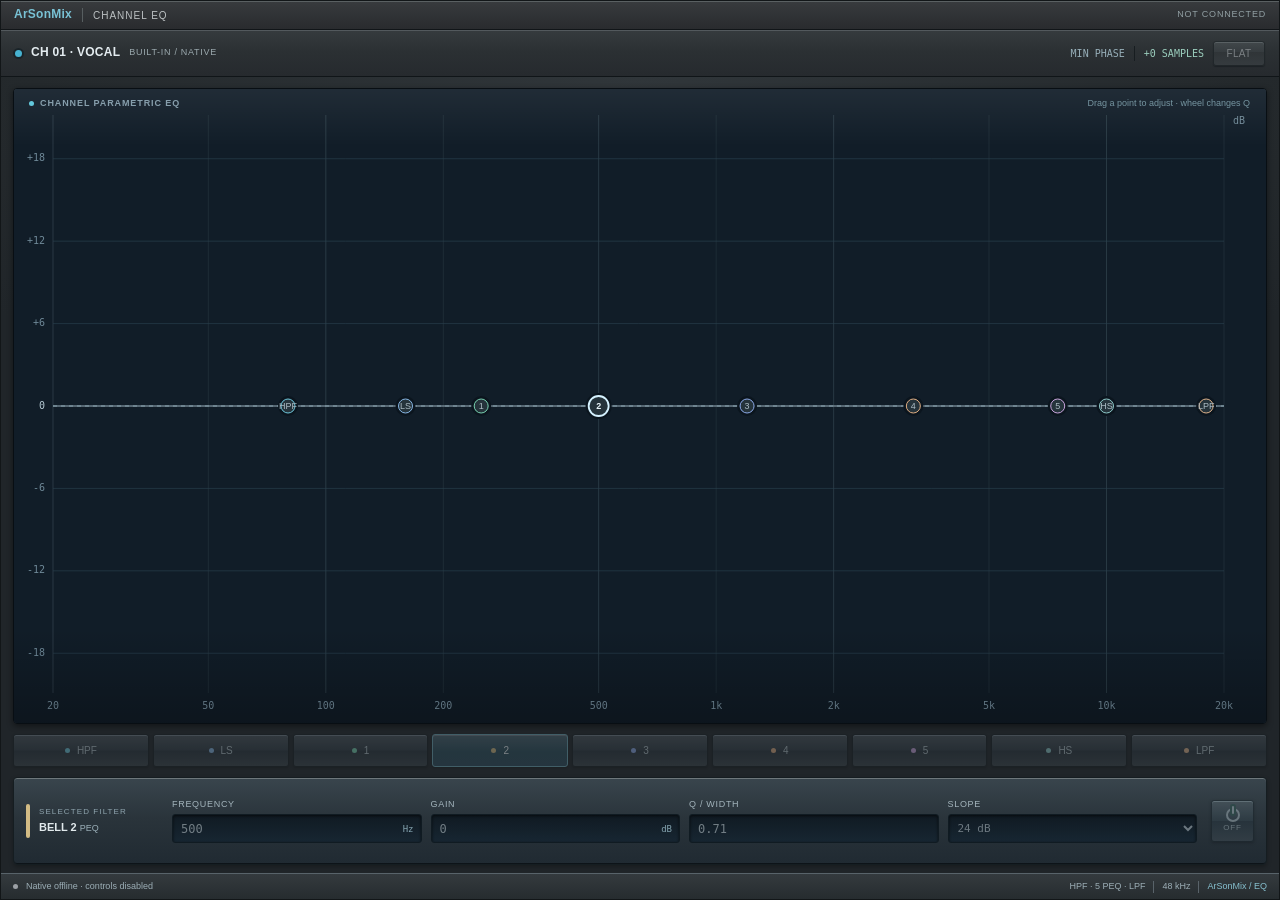
<file: ConsoleUI/index.html>
<!doctype html>
<html lang="en"><head>
<meta charset="utf-8"><meta name="viewport" content="width=device-width,initial-scale=1">
<meta name="color-scheme" content="dark"><meta http-equiv="Content-Security-Policy" content="default-src 'none'; script-src 'self'; style-src 'self'; img-src 'self' data:; connect-src 'none'; font-src 'self'; object-src 'none'; base-uri 'none'">
<title>ArSonMix · Channel EQ (isolated candidate)</title>
<link rel="stylesheet" href="style.css"></head>
<body><div class="eq-shell">
<header class="window-title"><span class="brand">ArSonMix</span><span class="window-divider"></span><span class="window-name">CHANNEL EQ</span><span class="window-right" id="connectionLabel">NOT CONNECTED</span></header>
<div class="eq-toolbar">
 <div class="channel-identity"><span class="channel-led" aria-hidden="true"></span><span class="channel-name" id="channelTitle">CH 01 · VOCAL</span><span class="channel-kind">BUILT-IN / NATIVE</span></div>
 <div class="toolbar-controls"><span class="processing-tag">MIN PHASE</span><span class="toolbar-rule"></span><span class="latency-tag">+0 SAMPLES</span><button id="flatBtn" class="metal-button" title="Disable all EQ bands" type="button">FLAT</button></div>
</div>
<main class="eq-main">
 <section class="plot-area" aria-label="Parametric EQ response graph">
  <div class="plot-glass"><canvas id="eqPlot" aria-label="Frequency response and draggable filter nodes"></canvas>
   <div class="plot-caption"><span class="plot-dot"></span><span>CHANNEL PARAMETRIC EQ</span><span class="plot-caption-right" id="plotReadout">Drag a point to adjust · wheel changes Q</span></div>
   <div class="plot-footnote" id="plotMode">NATIVE RESPONSE REQUIRED</div>
  </div>
 </section>
 <nav class="filter-rail" aria-label="Select or enable EQ bands" id="filterRail"></nav>
 <section class="edit-deck" aria-label="Selected filter settings">
  <div class="edit-identity"><span id="selectedMark" class="selected-mark"></span><div><div class="edit-label">SELECTED FILTER</div><div id="selectedTitle" class="selected-title">HIGH PASS <span>HPF</span></div></div></div>
  <div class="edit-controls"><label class="control-box"><span>FREQUENCY</span><div class="number-shell"><input id="frequencyInput" type="number" inputmode="decimal" min="20" max="20000" step="1" aria-label="Filter frequency"><small>Hz</small></div></label>
  <label class="control-box"><span>GAIN</span><div class="number-shell"><input id="gainInput" type="number" inputmode="decimal" min="-18" max="18" step="0.1" aria-label="Gain in decibels"><small>dB</small></div></label>
  <label class="control-box"><span>Q / WIDTH</span><div class="number-shell"><input id="qInput" type="number" inputmode="decimal" min="0.1" max="24" step="0.01" aria-label="Filter Q"></div></label>
  <label class="control-box slope-control"><span>SLOPE</span><div class="select-shell"><select id="slopeInput" aria-label="Filter slope"><option value="12">12 dB</option><option value="24">24 dB</option><option value="48">48 dB</option></select></div></label></div>
  <button id="bandToggle" class="power-button" type="button" aria-pressed="false" aria-label="Enable selected filter" title="Enable selected band; preserves settings"><span class="power-icon">⏻</span><span id="powerText">OFF</span></button>
 </section>
</main>
<footer class="status-bar"><span class="status-dot" id="statusDot"></span><span class="status-main" id="statusText" role="status" aria-live="polite">Not connected · controls disabled</span><span class="status-spacer"></span><span>HPF · 5 PEQ · LPF</span><span class="status-sep"></span><span id="sampleRate">48 kHz</span><span class="status-sep"></span><span class="foot-brand">ArSonMix / EQ</span></footer>
</div><script src="app.js"></script></body></html>
</file>
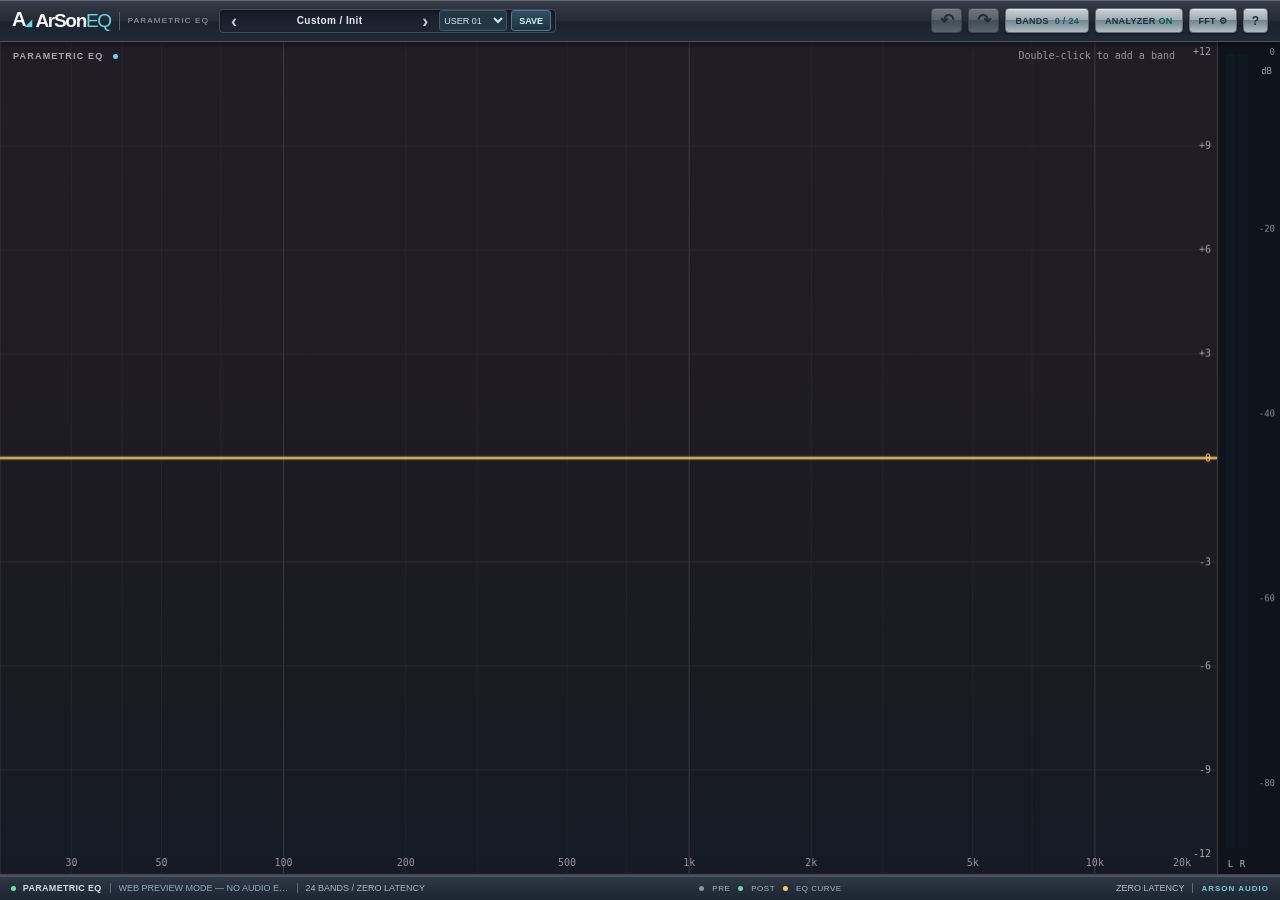
<file: WebUI/index.html>
<!doctype html>
<html lang="en"><head><meta charset="utf-8">
<meta name="viewport" content="width=device-width,initial-scale=1,user-scalable=no">
<meta http-equiv="Content-Security-Policy" content="default-src 'none'; script-src 'self' 'unsafe-inline'; style-src 'self'; img-src 'self' data:; font-src 'self'; connect-src 'none'; object-src 'none'; base-uri 'none'">
<title>ArSonEQ</title><link rel="stylesheet" href="style.css"></head>
<body><div id="app">
<header class="top">
  <div class="brand"><span class="brand-glyph">A<span>◢</span></span><div class="brand-name">ArSon<span>EQ</span></div><span class="brand-separator"></span><span class="brand-caption">PARAMETRIC EQ</span></div>
  <div class="preset-center" aria-label="Real EQ presets">
  <button id="prevPreset" class="preset-nav" type="button" title="Previous preset">‹</button>
  <select id="presetSelect" hidden aria-hidden="true"><option value="-1">Custom / Init</option></select>
  <button id="presetButton" class="preset-picker-button" type="button"
    aria-label="Browse EQ presets" aria-expanded="false">Custom / Init</button>
  <div id="presetMenu" class="dark-menu preset-options" role="menu" hidden></div>
  <button id="nextPreset" class="preset-nav" type="button" title="Next preset">›</button>
  <select id="saveSlot" aria-label="Destination user preset slot" title="Save current EQ to this user slot">
    <option value="8">USER 01</option><option value="9">USER 02</option>
    <option value="10">USER 03</option><option value="11">USER 04</option>
    <option value="12">USER 05</option><option value="13">USER 06</option>
    <option value="14">USER 07</option><option value="15">USER 08</option>
  </select><button id="savePreset" class="preset-save" type="button" title="Save current EQ to chosen User slot">SAVE</button>
</div>
  <div class="top-actions"><button id="undoBtn" class="bar-button history-button" type="button" title="Undo EQ edit (Ctrl+Z)" disabled>↶</button><button id="redoBtn" class="bar-button history-button" type="button" title="Redo EQ edit (Ctrl+Y)" disabled>↷</button><button id="bandsBtn" class="bar-button" type="button" title="Active band list">BANDS <b id="bandCount">0 / 24</b></button><button id="viewBtn" class="bar-button active" type="button" title="Toggle live spectrum">ANALYZER <span id="spectrumStatus">ON</span></button><button id="analyzerMenuBtn" class="bar-button" type="button" title="FFT resolution, smoothing, display tilt and freeze">FFT ⚙</button><button id="helpBtn" class="help-button" type="button" title="Mouse and keyboard controls">?</button></div>
</header>
<main class="workspace">
  <div class="graph-wrap" id="graphWrap">
    <canvas id="eqCanvas" aria-label="Interactive parametric EQ graph"></canvas>
    <div class="graph-overlay" id="graphTooltip" hidden></div>
    <div class="graph-hud">
      <span class="graph-mode">PARAMETRIC EQ <i class="graph-cyan"></i></span>
      <span class="graph-info" id="hoverReadout">Double-click to add a band</span>
    </div>
    <div class="axis-hint">dB</div>
    <div class="band-list" id="bandList" hidden><div class="popup-head">ACTIVE BANDS <span>CLICK TO SELECT</span></div><div id="bandRail" class="band-rail"></div></div>
    <div id="analyzerMenu" class="analyzer-menu" hidden>
      <div class="analyzer-title">SPECTRUM ANALYZER <span>Native FFT · display only</span></div>
      <div class="analyzer-options">
        <label>FFT RESOLUTION<select id="fftSelect"><option value="10">1024 · FAST</option><option value="11">2048</option><option value="12" selected>4096 · HIGH</option><option value="13">8192 · MAX</option></select></label>
        <label>SPEED<select id="speedSelect"><option value="0">FAST</option><option value="1" selected>MEDIUM</option><option value="2">SLOW</option></select></label>
        <label>DISPLAY TILT<select id="tiltSelect"><option value="0">FLAT · 0 dB/oct</option><option value="3">3 dB/oct</option><option value="4.5" selected>4.5 dB/oct</option><option value="6">6 dB/oct</option></select></label>
        <label>LEVEL RANGE<select id="rangeSelect"><option value="60">60 dB</option><option value="90" selected>90 dB</option><option value="120">120 dB</option></select></label>
      </div>
      <div class="analyzer-switches">
        <label><input type="checkbox" id="showPre" checked> INPUT</label>
        <label><input type="checkbox" id="showPost" checked> OUTPUT</label>
        <label><input type="checkbox" id="freezeSpectrum"> FREEZE</label>
      </div>
      <small>FFT/tilt changes visualization only · audio latency stays zero</small>
    </div>
    <div id="quickHelp" class="quick-help" hidden><b>EQ CONTROLS</b><p>Double-click: add / remove band</p><p>Ctrl + click: multiselect bands</p><p>Drag a selected group: move together</p><p>Shift + drag: precision edit</p><p>Ctrl+Z / Ctrl+Y: undo / redo</p><p>Wheel: Q / cut slope</p></div>
    <div id="bandContextMenu" class="band-context" hidden role="menu" aria-label="EQ band context menu">
      <button type="button" data-eq-menu="edit">EDIT BAND</button>
      <button type="button" data-eq-menu="toggle">BYPASS / ENABLE</button>
      <button type="button" data-eq-menu="dynamic">MAKE DYNAMIC / CLEAR</button>
      <button type="button" data-eq-menu="remove">REMOVE SELECTED</button>
      <button type="button" data-eq-menu="add">ADD BAND HERE</button>
      <button type="button" data-eq-menu="all">SELECT ALL BANDS</button>
    </div>
    <!-- Floating EQ control card occupies no graph layout height. -->
    <div class="inspector" id="inspector" hidden role="region" aria-label="Selected filter controls">
      <div class="inspector-top"><div class="identity"><i id="bandDot"></i><span id="bandTitle">BAND 01</span><span id="activeLabel" class="channel-badge">BAND</span></div>
        <div class="inspector-actions"><button id="enableBtn" type="button" title="Enable / bypass filter">ON</button><button id="advancedBtn" type="button" title="Expand advanced band controls" aria-expanded="false">MORE ▾</button><button id="removeBtn" type="button" title="Delete band">×</button><button id="closeInspector" type="button" title="Close inspector">▾</button></div>
      </div>
      <div id="emptyInspector" hidden></div>
      <div id="bandInspector" class="band-inspector" hidden>
        <div class="parameter-row">
          <div class="parameter shape">FILTER TYPE<span class="shape-glyph" id="typeGlyph">⌒</span>
   <button id="typeButton" class="type-picker-button" type="button" aria-label="Choose EQ filter shape"
     aria-expanded="false">Bell</button>
   <div id="typeMenu" class="dark-menu type-options" role="menu" hidden></div>
   <select id="typeSelect" hidden aria-hidden="true"><option value="0">Bell</option><option value="1">Low Shelf</option><option value="2">High Shelf</option><option value="3">Low Cut</option><option value="4">High Cut</option><option value="5">Notch</option><option value="6">Band Pass</option><option value="7">Tilt Shelf</option><option value="8">Flat Tilt</option></select></div>
          <label class="parameter">FREQUENCY<span class="knob-face freq" id="freqKnob" title="Drag vertically to adjust freq"></span><div class="number"><input id="freqInput" type="number" min="20" max="20000" step=".1"><span>Hz</span></div></label>
          <label class="parameter">GAIN<span class="knob-face gain" id="gainKnob" title="Drag vertically to adjust gain"></span><div class="number"><input id="gainInput" type="number" min="-24" max="24" step=".1"><span>dB</span></div></label>
          <label class="parameter q-field">Q<span class="knob-face q" id="qKnob" title="Drag vertically to adjust q"></span><div class="number"><input id="qInput" type="number" min=".1" max="24" step=".01"><span>Q</span></div></label>
        </div>
        <div id="shapePicker" class="shape-picker" role="group" aria-label="EQ filter shapes">
          <button data-shape="0" title="Bell">BELL</button>
          <button data-shape="1" title="Low Shelf">LO SH</button>
          <button data-shape="2" title="High Shelf">HI SH</button>
          <button data-shape="3" title="High Pass / Low Cut">HPF</button>
          <button data-shape="4" title="Low Pass / High Cut">LPF</button>
          <button data-shape="5" title="Notch">NOTCH</button>
          <button data-shape="6" title="Band Pass">BPF</button>
          <button data-shape="7" title="Tilt Shelf">TILT</button>
          <button data-shape="8" title="Flat Tilt">FLAT</button>
        </div>
        <div class="dyn-controls" id="dynControls">
          <b>DYNAMIC EQ</b>
          <label>RANGE <input id="dynRangeInput" type="number" step=".1" min="-12" max="12" value="0"> dB</label>
          <label>THRESHOLD <input id="dynThresholdInput" type="number" step=".1" min="-60" max="0" value="-24"> dBFS</label>
          <span id="dynStatus">OFF</span><span id="dynMeter" class="dyn-meter" aria-label="Dynamic gain meter">
   <i id="dynMeterFill"></i></span>
        </div>
        <div class="inspector-bottom">
          <div class="channel-wrap"><span>CHANNEL</span><div class="route-group" id="routeGroup"><button type="button" data-route="0">ST</button><button type="button" data-route="1">L</button><button type="button" data-route="2">R</button><button type="button" data-route="3">MID</button><button type="button" data-route="4">SIDE</button></div></div>
          <label class="slope-wrap" for="slopeSelect">SLOPE<select id="slopeSelect"><option value="0">12 dB</option><option value="1">24 dB</option><option value="2">36 dB</option><option value="3">48 dB</option></select></label>
          <div class="note-info"><span>NOTE</span><b id="noteLabel">—</b></div>
        </div>
      </div>
    </div>
  </div>
</main>
<footer class="bottom-bar">
  <div class="footer-left"><span class="signal-flag"><i></i> PARAMETRIC EQ</span><span class="footer-divider"></span><span id="bridgeStatus">CONNECTING</span><span class="footer-divider"></span><span id="stateInfo">24 BANDS / ZERO LATENCY</span></div>
  <div class="footer-center"><span class="legend-mark pre"></span> PRE <span class="legend-mark post"></span> POST <span class="legend-mark curve"></span> EQ CURVE</div>
  <div class="footer-right"><span>ZERO LATENCY</span><span class="footer-divider"></span><b>ARSON AUDIO</b></div>
</footer>
</div><script src="app.js" defer></script></body></html>
</file>
<file: ConsoleUI/style.css>
/* ArSonMix /preview/ visual provenance: main@591444d (2026-11-06).
 * Mirrors the approved component language (not its full mixer CSS):
 * 29px industrial title bar; restrained silver toolbar; blue-black glass;
 * #55afcb accent; compact equipment keys; no oversized cards or loud headings.
 * Isolated module stylesheet -- never loaded by mixer /preview/ itself.
 */
:root{color-scheme:dark;--chassis:#292b2e;--panel:#222426;--edge:#111618;--rule:#41484b;--ink:#cbd4d8;--dim:#84939d;--blue:#55afcb;--cyan:#80d8ee;--gold:#f0c477;--glass:#111a24;--knob:#243642;--pressed:#78d1bd}
*{box-sizing:border-box}
html,body{margin:0;width:100%;height:100%;min-width:0;min-height:0;color:var(--ink);background:#1e2124;font:11px/1.3 Inter,'Segoe UI',Arial,sans-serif;overflow:hidden}
button,input,select{font:inherit}button{cursor:pointer}button:focus-visible,input:focus-visible,select:focus-visible{outline:2px solid #9bd9e8;outline-offset:1px}button:disabled,input:disabled,select:disabled{opacity:.43;cursor:default}[hidden]{display:none!important}
.eq-shell{height:100%;min-height:0;display:flex;flex-direction:column;border:1px solid #121618;background:linear-gradient(180deg,#2b2e31 0,#232629 58%,#1f2428 100%)}
.window-title{height:29px;flex:0 0 29px;display:flex;align-items:center;gap:10px;padding:0 13px;background:linear-gradient(#383b3e,#292b2e);border-bottom:1px solid #111518;box-shadow:inset 0 1px #5a6062}
.brand{color:#79c2d5;font-size:12px;font-weight:600;letter-spacing:.02em}.window-divider{width:1px;height:14px;background:#575e60}.window-name{font-size:10px;letter-spacing:1px;color:#bcc1c3}.window-right{margin-left:auto;font-size:9px;letter-spacing:.8px;color:#919fa3}.window-right.live{color:#81d6b3}
.eq-toolbar{height:47px;flex:0 0 47px;display:flex;align-items:center;justify-content:space-between;padding:0 14px;gap:12px;background:linear-gradient(#363b3e,#2b3033 48%,#262a2e);border-bottom:1px solid #101518;box-shadow:inset 0 1px #53595d}
.channel-identity,.toolbar-controls{display:flex;align-items:center;min-width:0;gap:9px}.channel-led{height:7px;width:7px;flex:none;background:#47b3d1;border-radius:50%;box-shadow:0 0 0 2px #1a2429}.channel-name{font-size:12px;font-weight:600;letter-spacing:.25px;color:#e4ecf0;white-space:nowrap;overflow:hidden;text-overflow:ellipsis}.channel-kind{font-size:9px;color:#9ba9ae;letter-spacing:.7px;white-space:nowrap}.toolbar-controls{flex:none}.processing-tag,.latency-tag{font:10px Consolas,'SFMono-Regular',monospace;color:#97afb9;white-space:nowrap}.latency-tag{color:#9bcebd}.toolbar-rule{height:15px;width:1px;background:#171d20}.metal-button{height:25px;min-width:52px;border:1px solid #161e21;border-radius:3px;background:linear-gradient(#5a6265,#464d51 42%,#363b3e 43%,#484f53);box-shadow:inset 0 1px #929b9e,0 1px 1px #0b1117;color:#e2e8eb;font-size:10px;letter-spacing:.3px}.metal-button:active{transform:translateY(1px)}
.eq-main{flex:1;min-height:0;display:flex;flex-direction:column;padding:11px 12px 8px;gap:8px;background:radial-gradient(ellipse 75% 40% at 50% 0%,#30363a 0%,#24292c 63%,#202529 100%)}
.plot-area{flex:1;min-height:0;overflow:hidden;border:1px solid #080e13;border-radius:4px;box-shadow:0 2px 6px #0007,inset 0 1px #56626c}.plot-glass{position:relative;height:100%;overflow:hidden;background:linear-gradient(180deg,#192631,#0d1720 60%,#101e28)}.plot-glass::after{position:absolute;inset:0;content:"";pointer-events:none;background:linear-gradient(180deg,#fff1,transparent 9%,transparent 85%,#0004)}.plot-glass canvas{display:block;width:100%;height:100%;touch-action:none;cursor:crosshair}
.plot-caption{position:absolute;left:15px;right:16px;top:9px;display:flex;align-items:center;gap:6px;color:#819aa8;font-size:9px;font-weight:600;letter-spacing:.9px;pointer-events:none}.plot-dot{height:5px;width:5px;border-radius:50%;background:#5bc6db}.plot-caption-right{margin-left:auto;font-size:9px;letter-spacing:0;color:#6f909c;font-weight:400}.plot-footnote{display:none}
.filter-rail{height:37px;flex:0 0 37px;display:grid;grid-template-columns:repeat(9,minmax(0,1fr));gap:4px;padding:2px 0}.filter-key{position:relative;min-width:0;min-height:0;height:33px;border-radius:3px;border:1px solid #161e22;display:flex;align-items:center;justify-content:center;gap:7px;background:linear-gradient(180deg,#4a545c,#323d46 48%,#29343c 52%,#3b444b);box-shadow:inset 0 1px #74818b,0 1px 2px #0005;color:#b4c4cb;font-size:10px}.filter-key.selected{border-color:#6ea9b9;background:linear-gradient(#4a6471,#2a4d5b 55%,#2d4c5c);color:#f1f8fc}.filter-key[data-enabled="true"]::after{content:"";width:4px;height:4px;border-radius:50%;background:#91d9c1;box-shadow:0 0 4px #55c2a2}.filter-key .filter-swatch{width:5px;height:5px;border-radius:50%;background:var(--band-color)}.filter-key:active{transform:translateY(1px)}
.edit-deck{height:88px;flex:0 0 88px;display:flex;align-items:center;gap:14px;padding:10px 12px;border:1px solid #151d21;border-radius:4px;background:linear-gradient(180deg,#39454d,#2a343b 46%,#202a32);box-shadow:inset 0 1px #6e777b,inset 0 -1px #0d1318,0 2px 4px #0004}.edit-identity{display:flex;align-items:center;gap:9px;flex:0 0 132px;min-width:0}.selected-mark{width:4px;height:34px;flex:0 0 4px;background:#70c4de;border-radius:2px}.edit-label{font-size:8px;letter-spacing:1.1px;color:#8fa4ae}.selected-title{margin-top:3px;font-size:11px;font-weight:600;color:#e1e9ec;white-space:nowrap;overflow:hidden;text-overflow:ellipsis}.selected-title span{font-size:9px;font-weight:400;color:#9cb1ba}
.edit-controls{display:grid;grid-template-columns:repeat(4,minmax(0,1fr));gap:9px;align-items:center;flex:1;min-width:0}.control-box{min-width:0}.control-box>span{display:block;margin-bottom:4px;font-size:9px;letter-spacing:.7px;color:#a3b4bc}.number-shell,.select-shell{height:29px;display:flex;align-items:center;border-radius:3px;border:1px solid #101b22;background:linear-gradient(#101a22,#172632);box-shadow:inset 0 1px 3px #0009;color:#e4f1f4}.number-shell input{width:100%;min-width:0;height:100%;border:0;padding:2px 8px;outline:0;color:#ebf6f9;background:transparent;font:12px Consolas,monospace;font-variant-numeric:tabular-nums}.number-shell:focus-within,.select-shell:focus-within{border-color:#64bed5}.number-shell small{padding-right:7px;font:9px Consolas,monospace;color:#85a4b0}.number-shell input::-webkit-outer-spin-button,.number-shell input::-webkit-inner-spin-button{-webkit-appearance:none;margin:0}.select-shell select{width:100%;height:100%;border:0;padding:0 5px;background:transparent;color:#dfeaf0;font:11px Consolas,monospace}.select-shell select option{background:#1b2a35}
.power-button{height:42px;width:43px;flex:0 0 43px;border:1px solid #152026;border-radius:3px;background:linear-gradient(#5d6c74,#344650 49%,#24343e 50%,#435058);box-shadow:inset 0 1px #a0b3bc,0 1px 3px #0007;color:#b9cbd2;display:flex;flex-direction:column;align-items:center;justify-content:center;gap:1px}.power-button .power-icon{position:relative;display:block;width:14px;height:14px;border:2px solid currentColor;border-radius:50%;font-size:0;line-height:0}.power-button .power-icon::after{content:"";position:absolute;left:4px;top:-4px;width:2px;height:8px;border-radius:1px;background:currentColor;box-shadow:0 0 0 2px #315e55}.power-button span:last-child{font-size:8px;letter-spacing:.8px}.power-button[aria-pressed="true"]{color:#c6ffe5;border-color:#438a76;background:linear-gradient(#3b7365,#245e51 49%,#1e5047 50%,#37695a)}.power-button:active{transform:translateY(1px)}
.status-bar{height:26px;flex:0 0 26px;display:flex;align-items:center;gap:8px;padding:0 12px;background:linear-gradient(#343a3e,#262c2f);border-top:1px solid #58636a;color:#9caeb6;font-size:9px;white-space:nowrap;min-width:0}.status-dot{width:5px;height:5px;flex:none;background:#9ca0a5;border-radius:50%}.status-dot.live{background:#64d0ac}.status-dot.pending{background:#e2bd6d}.status-main{overflow:hidden;text-overflow:ellipsis}.status-spacer{flex:1}.status-sep{height:12px;width:1px;background:#59636a}.foot-brand{color:#87c1d0}
@media(max-width:740px){.eq-main{padding:8px;gap:6px}.eq-toolbar{padding:0 9px}.channel-kind{display:none}.processing-tag{display:none}.edit-deck{gap:8px;padding:6px}.edit-identity{flex-basis:84px}.selected-title{font-size:10px}.edit-controls{gap:5px}.filter-rail{gap:2px}.filter-key{gap:2px;font-size:9px}.filter-key .filter-swatch{width:3px;height:3px}.plot-caption-right{display:none}.foot-brand{display:none}}
@media(max-width:520px){.window-title{padding:0 8px}.eq-toolbar{height:42px;flex-basis:42px}.channel-name{font-size:11px}.latency-tag{font-size:9px}.edit-deck{height:115px;flex-basis:115px;align-items:flex-start}.edit-identity{flex:0 0 70px;padding-top:9px}.edit-controls{grid-template-columns:repeat(2,minmax(0,1fr));gap:4px 6px}.control-box>span{font-size:8px;margin-bottom:1px}.number-shell,.select-shell{height:26px}.power-button{width:34px;flex-basis:34px;height:36px;margin-top:13px}.filter-key{font-size:8px}.filter-key .filter-swatch{display:none}.status-bar{gap:5px;padding:0 7px}.status-sep{display:none}}
@media(max-height:450px){.eq-main{padding-top:5px;gap:4px}.edit-deck{height:75px;flex-basis:75px}.filter-rail{height:30px;flex-basis:30px}.filter-key{height:26px}.window-title{height:25px;flex-basis:25px}.eq-toolbar{height:37px;flex-basis:37px}}
@media(prefers-reduced-motion:reduce){*{animation:none!important;transition:none!important}}
</file>
<file: WebUI/style.css>
/* ArSonEQ M2.3 - compact non-obscuring instrument deck.
   Visual language: ArSonMix metal/glass; interaction language: professional
   logarithmic EQ. No transitions, backdrop-filter, React or remote assets. */
:root{color-scheme:dark;--glass:#151923;--graph:#19171f;--line:#37333f;--ink:#e7e9ec;
  --sub:#98a0ad;--soft:#728092;--gold:#eac66f;--cyan:#64d8e8;--green:#6fd7a0;
  --metal1:#78828d;--metal2:#333b46;--metal3:#141d27}
*{box-sizing:border-box}
html,body{width:100%;height:100%;margin:0;overflow:hidden;background:#0d1118;color:var(--ink);
  font:11px "Segoe UI",Arial,sans-serif;user-select:none;-webkit-user-select:none}
button,select,input{font:inherit}button{cursor:pointer}
button:focus-visible,select:focus-visible,input:focus-visible{outline:1px solid #79d8e9;outline-offset:1px}
button:disabled,input:disabled,select:disabled{opacity:.43;cursor:default}
button:hover:not(:disabled){border-color:#91a4b5}
[hidden]{display:none!important}
#app{display:flex;flex-direction:column;width:100%;height:100%;min-width:700px;min-height:420px;background:#12151e}

/* Short anodized-aluminum header. The user's music remains the hero. */
.top{height:42px;flex:0 0 42px;display:flex;align-items:center;gap:10px;padding:0 12px;
  background:linear-gradient(180deg,#363c47,#242a34 52%,#1b222d 53%,#202935);
  border-bottom:1px solid #515463;box-shadow:inset 0 1px #626b78,0 2px 6px #0008;z-index:5}
.brand{display:flex;align-items:center;gap:6px;min-width:190px;white-space:nowrap}
.brand-glyph{font-size:20px;line-height:22px;font-weight:800;letter-spacing:-3px;color:#f5faff}
.brand-glyph span{color:#62dbed;font-size:9px;margin-left:2px}
.brand-name{font-size:19px;font-weight:760;letter-spacing:-1.3px;color:#f4f5f9}
.brand-name span{color:var(--cyan);font-weight:400}
.brand-separator{width:1px;height:18px;background:#58616c;margin:0 2px}
.brand-caption{font-size:8px;letter-spacing:1.2px;color:#a1a7b0}
.preset-center{min-width:160px;max-width:300px;flex:1;height:24px;display:flex;
  align-items:center;justify-content:space-between;gap:8px;padding:0 8px;
  border:1px solid #414b5a;border-radius:4px;background:linear-gradient(#151b27,#202736);
  color:#b7c0cc;font-size:9px;letter-spacing:.5px;box-shadow:inset 0 1px 4px #0006}
#stateInfo{overflow:hidden;white-space:nowrap;text-overflow:ellipsis}
.preset-arrows{font-size:16px;color:#8c98a4}
.top-actions{margin-left:auto;display:flex;align-items:center;gap:6px}
.bar-button,.help-button{height:25px;border:1px solid #626d79;border-radius:4px;
  background:linear-gradient(#c9d1d4,#9eacb4 48%,#71838c 49%,#aebdc3);
  box-shadow:inset 0 1px #fff9,0 1px 2px #0006;color:#1b3443;font-size:9px;
  font-weight:730;letter-spacing:.3px;padding:0 9px}
.bar-button b{color:#295469;font-weight:700;margin-left:3px}
.bar-button.active #spectrumStatus{color:#075f4b;font-weight:850}
.help-button{width:25px;padding:0;font-size:12px}

/* The graph and dock are SIBLINGS. No editing control may cover a graph pixel. */
.workspace{flex:1;min-height:0;display:flex;flex-direction:column;align-items:stretch;overflow:hidden;
  background:radial-gradient(ellipse at 50% -10%,#2b2a35,#171c26 70%,#111823)}
.graph-wrap{width:100%;flex:1;min-height:0;position:relative;overflow:hidden;touch-action:none;
  background:var(--graph);border-bottom:1px solid #41404b}
.graph-wrap canvas{display:block;width:100%;height:100%;cursor:crosshair}
.graph-hud{position:absolute;top:8px;left:13px;right:105px;display:flex;
  align-items:center;justify-content:space-between;gap:12px;pointer-events:none}
.graph-mode{font-size:9px;letter-spacing:1.2px;font-weight:700;color:#a7a5ad}
.graph-cyan{display:inline-block;width:5px;height:5px;border-radius:50%;margin-left:6px;
  background:var(--cyan)}
.graph-info{font:10px Consolas,monospace;color:#93949f;overflow:hidden;text-overflow:ellipsis;white-space:nowrap}
.axis-hint{position:absolute;right:8px;top:24px;color:#a0a0b1;font:9px Consolas,monospace}
.graph-overlay{position:absolute;pointer-events:none;z-index:3;padding:6px 8px;
  border:1px solid #60616f;border-radius:4px;background:#282731f0;
  box-shadow:0 4px 12px #000a;font:10px Consolas,monospace;white-space:nowrap;color:#f1f0ee}

/* Compact editable control island BELOW the graph: no position:absolute.
   Its height is fixed so window resize never pushes controls out of frame. */
.inspector{position:relative;flex:0 0 148px;min-height:148px;
  align-self:center;width:min(570px,calc(100% - 26px));margin:0 auto 7px;padding:0 12px 7px;
  border:1px solid #515663;border-radius:10px;color:#dfe5ec;
  background:linear-gradient(160deg,#34333b 0%,#292b35 30%,#212a35 75%,#182430 100%);
  box-shadow:inset 0 1px #777580,0 1px 0 #121720,0 6px 16px #0009}
.inspector::before{content:"";position:absolute;inset:1px;border:1px solid #33384290;
  border-radius:9px;pointer-events:none}
.inspector-top{height:26px;display:flex;align-items:center;justify-content:space-between;
  border-bottom:1px solid #5c606a72}
.identity,.inspector-actions{display:flex;align-items:center;gap:7px;white-space:nowrap}
.identity{font-size:10px;font-weight:750;letter-spacing:.5px}
.identity i{width:9px;height:9px;border-radius:50%;background:var(--cyan);box-shadow:0 0 7px #a8acb766}
.channel-badge{font-size:8px;font-weight:500;letter-spacing:.5px;color:#b9c5d1;
  background:#242b35;border:1px solid #4b5562;border-radius:3px;padding:2px 5px}
.inspector-actions button{height:21px;min-width:24px;padding:0 6px;color:#d5dbe1;
  border:1px solid #666a72;border-radius:3px;background:linear-gradient(#59616b,#343d48)}
.inspector-actions #enableBtn{color:#86efc3;border-color:#48766d;font-weight:800}
.inspector-actions #enableBtn.off{color:#c7b8ad;border-color:#71635e}
.inspector-actions #removeBtn{font-size:14px;color:#e6abb0}
.inspector-actions #closeInspector{font-size:13px}
.band-inspector{padding-top:5px}
.parameter-row{display:grid;grid-template-columns:1.24fr 1fr 1fr .85fr;gap:10px;align-items:start}
.parameter{display:block;position:relative;min-width:0;color:#a6a6ae;font-size:8px;
  font-weight:700;letter-spacing:1px;text-align:center}
.parameter select,.number{margin-top:3px;height:23px;width:100%;min-width:0;border:1px solid #5b6773;border-radius:4px;
  background:linear-gradient(#141d29,#2a3440);color:#f4f5fa;box-shadow:inset 0 1px 2px #0007}
.parameter select{padding:0 7px;font-size:10px;letter-spacing:0;cursor:pointer}
.shape-glyph{display:grid;place-items:center;height:28px;margin:1px auto;color:#88dbd5;
  font-size:24px;line-height:28px}
.knob-face{display:block;position:relative;width:34px;height:34px;margin:2px auto 0;
  border:2px solid #586676;border-radius:50%;cursor:ns-resize;touch-action:none;
  background:radial-gradient(circle at 35% 25%,#87929e,#465361 40%,#1b2632 71%,#090f17);
  box-shadow:inset 0 1px 2px #e7edf099,inset 0 -2px 4px #030810,0 2px 2px #000b}
.knob-face::before{content:"";position:absolute;inset:-4px;border-radius:50%;border:1px solid #485464}
.knob-face::after{content:"";position:absolute;left:50%;top:50%;height:7px;width:3px;border-radius:3px;
  background:#67e4e8;transform:translate(-50%,-50%) rotate(var(--angle,-140deg)) translateY(-13px);
  box-shadow:0 0 5px #57d5dc}
.knob-face.gain::after{background:var(--gold);box-shadow:0 0 6px #e7ba5c}
.knob-face.q::after{background:#d1e1ee}
.knob-face:hover{border-color:#85cad7}
.number{display:flex;align-items:center;gap:3px;padding:0 6px}
.number input{min-width:0;width:100%;border:0;outline:0;background:transparent;text-align:center;
  color:#f0f2f6;font-weight:700;font-size:11px}
.number span{font:9px Consolas,monospace;color:#9daabb}
.number input::-webkit-inner-spin-button{-webkit-appearance:none}
.number:focus-within{border-color:#75d6e2}
.inspector-bottom{display:flex;justify-content:space-between;align-items:end;gap:10px;
  margin-top:6px;padding-top:5px;border-top:1px solid #545c6970}
.channel-wrap>span,.slope-wrap,.note-info>span{display:block;color:#a2a9b4;
  font-size:8px;letter-spacing:.8px;font-weight:700}
.channel-wrap{min-width:180px}
.route-group{display:flex;gap:3px;margin-top:3px}
.route-group button{min-width:28px;height:20px;padding:0 5px;font-size:9px;
  border:1px solid #5b6775;border-radius:3px;color:#b5bfcc;background:linear-gradient(#3c4a58,#222e3a)}
.route-group button.active{border-color:#54adc4;color:#effcff;background:linear-gradient(#2c7c93,#12516b)}
.slope-wrap{min-width:72px}.slope-wrap select{display:block;width:100%;height:20px;margin-top:3px;
  border:1px solid #566475;border-radius:3px;background:#23313f;color:#d2dce6;font-size:9px}
.note-info{min-width:42px;text-align:right}.note-info b{display:block;margin-top:5px;
  font:12px Consolas,monospace;color:var(--gold)}

/* Drop-down overlays only for optional band navigation/help; never the EQ edit panel. */
.band-list,.quick-help{position:absolute;z-index:8;right:12px;top:8px;border-radius:5px;
  border:1px solid #5c6b7a;background:linear-gradient(#2b3a49,#1b2835);
  box-shadow:0 8px 22px #000a}
.band-list{width:260px;padding:10px;max-height:80%}
.popup-head{display:flex;justify-content:space-between;gap:6px;font-size:10px;
  padding-bottom:7px;border-bottom:1px solid #526071;font-weight:700}
.popup-head span{font-size:8px;color:#91a1b0}
.band-rail{display:grid;grid-template-columns:repeat(3,minmax(0,1fr));gap:4px;
  max-height:230px;overflow:auto;padding-top:8px}
.band-chip{height:26px;border:1px solid #536e7b;border-radius:3px;
  background:#253f4f;color:#d2e4ee;font:10px Consolas,monospace}
.band-chip.selected{border-color:#d2dce1}
.quick-help{width:246px;padding:12px}
.quick-help b{color:#80dfe8;letter-spacing:1px}
.quick-help p{font-size:10px;margin:9px 0;color:#c1d0d9}

/* Low visual noise; does not compete with a 0 dB axis. */
.bottom-bar{flex:0 0 25px;height:25px;display:flex;align-items:center;justify-content:space-between;
  gap:10px;padding:0 11px;border-top:1px solid #4b5360;
  background:linear-gradient(#303945,#1a2531);box-shadow:inset 0 1px #485664;
  color:#a7b5c3;font:9px "Segoe UI",Arial,sans-serif}
.footer-left,.footer-center,.footer-right{display:flex;align-items:center;gap:8px;white-space:nowrap}
.signal-flag{font-weight:700;letter-spacing:.3px;color:#d0d9e3}
.signal-flag i{display:inline-block;width:5px;height:5px;margin-right:4px;border-radius:50%;background:#6ce4ab}
.footer-divider{width:1px;height:10px;background:#5a6877}
#bridgeStatus{max-width:170px;overflow:hidden;text-overflow:ellipsis;color:#95aabc}
.footer-center{font-size:8px;letter-spacing:.5px}
.legend-mark{display:inline-block;width:5px;height:5px;border-radius:50%}
.legend-mark.pre{background:#8c91a6}.legend-mark.post{background:#71dca6}
.legend-mark.curve{background:#f5c873}
.footer-right{color:#b4bac5}.footer-right b{font-size:8px;letter-spacing:1px;color:#72cbda}
@media(max-width:840px){.brand{min-width:150px}.brand-caption{display:none}
  .preset-center{min-width:120px}.bar-button{padding:0 6px}.footer-center{display:none}}
@media(max-height:510px){.inspector{flex-basis:138px;min-height:138px;margin-bottom:3px}
  .inspector-bottom{margin-top:3px;padding-top:3px}.knob-face{height:27px;width:27px}}


/* M2.4: main EQ plot remains dominant (~390-410px at 535px editor).
   Advanced controls use reserved height, never overlay any EQ node. */
.inspector{flex:0 0 70px;min-height:70px;margin-bottom:3px;padding:0 11px 4px;width:min(630px,calc(100% - 22px))}
.inspector-top{height:21px}
.band-inspector{padding-top:3px}
.parameter-row{grid-template-columns:1.3fr 1fr 1fr .85fr;gap:8px}
.parameter{font-size:8px;text-align:left;letter-spacing:.65px}
.parameter select,.number{height:25px;margin-top:2px}
.shape-glyph,.knob-face,.inspector-bottom{display:none}
.inspector.expanded{flex:0 0 151px;min-height:151px;padding-bottom:7px;margin-bottom:6px}
.inspector.expanded .knob-face{display:block}
.inspector.expanded .shape-glyph{display:grid}
.inspector.expanded .inspector-bottom{display:flex}
.inspector.expanded .parameter{text-align:center}
.inspector.expanded .band-inspector{padding-top:5px}
.inspector-actions #advancedBtn{font-size:9px;min-width:50px;color:#b9dbeb}
.analyzer-menu{position:absolute;z-index:9;top:34px;right:70px;width:315px;
  background:linear-gradient(#2b313b,#161d27);border:1px solid #5a6471;
  padding:12px;border-radius:6px;box-shadow:0 9px 24px #000a}
.analyzer-title{display:flex;justify-content:space-between;align-items:center;color:#e5e9ef;
  font-size:10px;font-weight:750;letter-spacing:.7px;margin-bottom:12px}
.analyzer-title span{font-size:9px;color:#8fa5b5;font-weight:400;letter-spacing:0}
.analyzer-options{display:grid;grid-template-columns:1fr 1fr;gap:10px}
.analyzer-options label{font-size:9px;color:#adbdca;font-weight:700}
.analyzer-options select{display:block;width:100%;height:28px;margin-top:4px;
  color:#e5f2f7;background:#223543;border:1px solid #5c6e7b;border-radius:4px}
.analyzer-switches{display:flex;justify-content:space-between;margin:12px 0 9px;color:#c8deeb;
  border-top:1px solid #40525e;padding-top:10px}
.analyzer-switches label{cursor:pointer}
.analyzer-switches input{accent-color:#6bd2c1;vertical-align:middle}
.analyzer-menu small{font-size:9px;color:#8b9eab}
@media(max-height:510px){.inspector{flex-basis:70px;min-height:70px}
  .inspector.expanded{flex-basis:140px;min-height:140px}}

/* M2.5 composited Band Inspector: zero flex reflow, static EQ coordinates. */
.workspace{display:flex;flex-direction:column;position:relative}
.graph-wrap{flex:1 1 auto;min-height:0;isolation:isolate}
.inspector{position:absolute;z-index:7;top:auto;bottom:13px;left:13px;
 flex:none;min-height:0;height:70px;width:min(630px,calc(100% - 26px));
 margin:0;padding:0 11px 4px;align-self:auto;max-width:none;
 box-shadow:inset 0 1px #777580,0 1px 0 #121720,0 9px 25px #000b;
 transform:translateZ(0);will-change:auto}
.inspector.expanded{flex:none;min-height:0;height:151px;padding-bottom:7px;margin:0}
.history-button{min-width:31px!important;font-size:17px!important;padding:0 4px!important}
.history-button:disabled{opacity:.42}
.inspector .identity{letter-spacing:.4px}
.inspector .parameter-row{gap:8px}
@media(max-height:510px){.inspector{height:70px}.inspector.expanded{height:140px}}
.band-context{position:absolute;z-index:12;width:166px;padding:5px;
 border-radius:5px;border:1px solid #6b7683;
 background:linear-gradient(#303843,#192633);box-shadow:0 10px 28px #000b}
.band-context button{display:block;width:100%;min-height:28px;border:0;
 border-bottom:1px solid #3c4b584d;background:transparent;
 padding:5px 8px;text-align:left;font-size:10px;color:#d9e6ec;
 font-weight:650;letter-spacing:.25px}
.band-context button:last-child{border-bottom:0}
.band-context button:hover{background:#3c6473;color:#fff}

/* M3 integrated presets, discoverable filter types, real dynamic controls.
   Presets do not crowd the plot: all widgets are inside the original chrome. */
.preset-center{flex:1 1 250px;min-width:195px;max-width:330px;gap:4px;padding:0 4px}
#presetSelect{min-width:0;flex:1 1 auto;height:22px;border:0;
 background:transparent;color:#dce8f4;font-size:10px;font-weight:650;text-align:center}
#presetSelect option{background:#1d2a37;color:#e6eef5}
.preset-nav{border:0;background:transparent;color:#bdd1df;min-width:20px;
 height:22px;font-size:18px;line-height:16px;font-weight:650}
.preset-save{height:21px;padding:0 7px;border:1px solid #577889;border-radius:3px;
 background:linear-gradient(#334f60,#1b3341);color:#d1eef9;font-size:9px;font-weight:800}
#saveSlot{height:21px;max-width:68px;flex:0 0 68px;font-size:9px;
 border:1px solid #405967;color:#d5e5ee;background:#233744;border-radius:3px}
.preset-nav:hover,.preset-save:hover{background:#496b79;color:white}
.inspector.expanded{height:231px}
@media(max-height:510px){.inspector.expanded{height:231px}}
.shape-picker,.dyn-controls{display:none}
.inspector.expanded .shape-picker{display:grid;grid-template-columns:repeat(9,minmax(0,1fr));
 gap:3px;padding:7px 1px 5px}
.shape-picker button{height:22px;min-width:0;border:1px solid #576675;background:#202f3c;
 color:#a8c4d2;border-radius:3px;font-size:8px;letter-spacing:0;font-weight:700;cursor:pointer}
.shape-picker button.active{border-color:#8dd7e5;background:#376273;color:white}
.inspector.expanded .dyn-controls{display:flex;align-items:center;gap:8px;
 min-height:34px;padding:3px 4px;background:#152430a6;border:1px solid #3d5464;border-radius:4px}
.dyn-controls b{font-size:9px;letter-spacing:.4px;color:#65cfe5;white-space:nowrap}
.dyn-controls label{display:flex;align-items:center;gap:4px;min-width:0;white-space:nowrap;
 font-size:8px;color:#b7c5d2}
.dyn-controls input{width:54px;height:24px;background:#233947;color:#f4faff;
 border:1px solid #516d7c;border-radius:3px;padding:0 3px;text-align:center}
#dynStatus{font-size:8px;color:#85e4b6;margin-left:auto}
.inspector.expanded .inspector-bottom{padding-top:7px}

/* M3.1 responsive instrument UI: dark menus rendered by our own DOM, not
   platform-native select popups (Windows white theme cannot bleed through). */
.preset-center{position:relative;overflow:visible;max-width:337px;flex:1 1 260px}
.preset-picker-button{flex:1 1 auto;min-width:65px;height:22px;border:0;
 background:transparent;color:#e7eaf0;text-align:center;font-weight:700;
 font-size:10px;white-space:nowrap;overflow:hidden;text-overflow:ellipsis;
 letter-spacing:.04em}
.preset-picker-button:hover{background:#2e4959}
.dark-menu{position:absolute;z-index:90;padding:6px;border:1px solid #596a7e;
 border-radius:5px;background:#1b2937;color:#e4eef8;
 box-shadow:0 14px 30px #000d;max-height:300px;overflow-y:auto;scrollbar-color:#496478 #182736}
.dark-menu button{display:block;width:100%;background:transparent;
 border:1px solid transparent;border-radius:3px;padding:7px 9px;
 min-height:28px;white-space:nowrap;text-align:left;
 font-size:10px;font-weight:600;color:#cbdce9}
.dark-menu button:hover,.dark-menu button.selected{background:#345b70;color:#fff;
 border-color:#6b9aad}
.preset-options{top:31px;left:16px;width:230px;max-height:305px}
.inspector{width:min(484px,calc(100% - 26px));height:70px}
.inspector.expanded{height:142px}
@media(max-height:510px){.inspector.expanded{height:142px}}
.parameter.shape{position:relative}
.type-picker-button{display:block;margin-top:4px;height:25px;width:100%;
 border:1px solid #5b6d7c;border-radius:3px;background:#1b2d3a;
 color:#edf4fa;text-align:left;padding:0 9px;font-size:10px;font-weight:700}
.type-picker-button:hover{background:#36586a;border-color:#9bd9ea}
.type-options{z-index:100;position:absolute;bottom:32px;left:-4px;
 width:250px;max-height:none;display:grid;grid-template-columns:repeat(3,minmax(0,1fr));gap:3px}
.type-options button{text-align:center;font-size:9px;white-space:normal;
 padding:5px 2px;line-height:12px;min-height:34px}
.inspector.expanded .shape-picker{display:none!important}
.inspector.expanded .dyn-controls{display:flex;min-height:35px;height:35px;gap:7px;
 padding:4px 5px;margin-top:6px}
.inspector.expanded .inspector-bottom{padding-top:6px}
.dyn-controls b{font-size:9px}
.dyn-controls label{font-size:8px}
#dynStatus{min-width:40px;text-align:right;font-size:10px;color:#90a9b7;
 font-variant-numeric:tabular-nums}
#dynStatus.active{color:#e7b5f4}
.dyn-meter{width:38px;min-width:38px;height:6px;background:#243543;
 border-radius:4px;border:1px solid #486071;overflow:hidden}
.dyn-meter i{display:block;height:100%;width:0;background:linear-gradient(90deg,#4eb8d6,#bd76e6);
 border-radius:4px}
</file>
